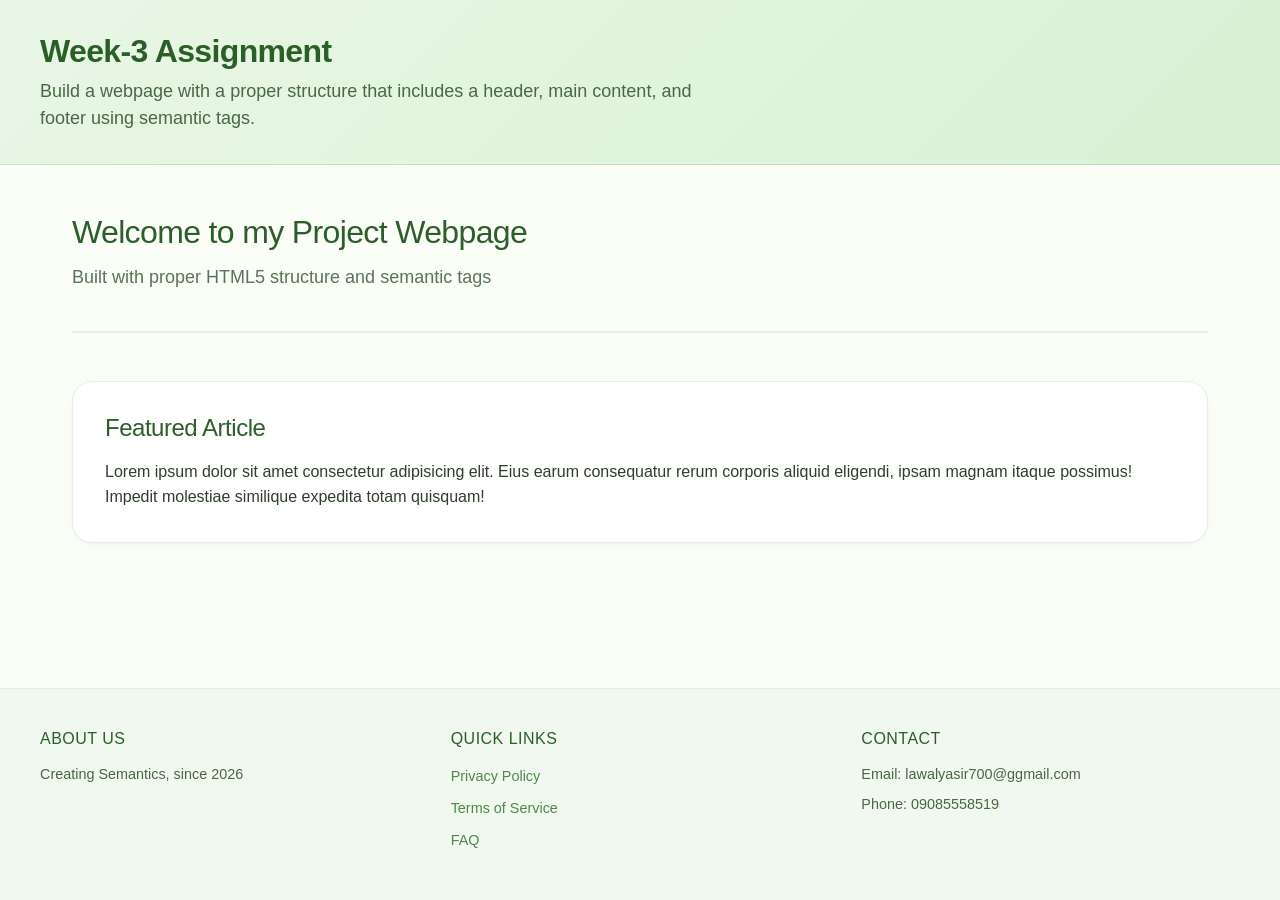
<file: index.html>
<!DOCTYPE html>
<html lang="en">
<head>
    <meta charset="UTF-8">
    <meta name="viewport" content="width=device-width, initial-scale=1.0">
    <title>Home page</title>
    <link rel="stylesheet" href="style.css">
</head>
<body>
    <header>
        <div class="assignment">
            <div>
                <h1>Week-3 Assignment</h1>
                <p>Build a webpage with a proper structure that includes a header, main content, and footer using semantic tags.</p>
            </div>
        </div>
    </header>
    <main>
        <section class="intro">
            <h2>Welcome to my Project Webpage</h2>
            <p>Built with proper HTML5 structure and semantic tags</p>
        </section>
        <article class="featured">
            <h2>Featured Article</h2>
            <p>Lorem ipsum dolor sit amet consectetur adipisicing elit. Eius earum consequatur rerum corporis aliquid eligendi, ipsam magnam itaque possimus! Impedit molestiae similique expedita totam quisquam!</p>
        </article>
    </main>
    <footer>
        <div class="footer-content">
            <div class="About-Us">
                <h3>About Us</h3>
                <p>Creating Semantics, since 2026</p>
            </div>
            <div class="Quick-Links">
                <h3>Quick Links</h3>
                <ul>
                    <li><a href="privacy">Privacy Policy</a></li>
                    <li><a href="terms">Terms of Service</a></li>
                    <li><a href="faq">FAQ</a></li>
                </ul>
            </div>
            <div class="Contact">
                <h3>Contact</h3>
                <p>Email: lawalyasir700@ggmail.com</p>
                <p>Phone: 09085558519</p>
            </div>
        </div>
    </footer>
</body>
</html>
</file>
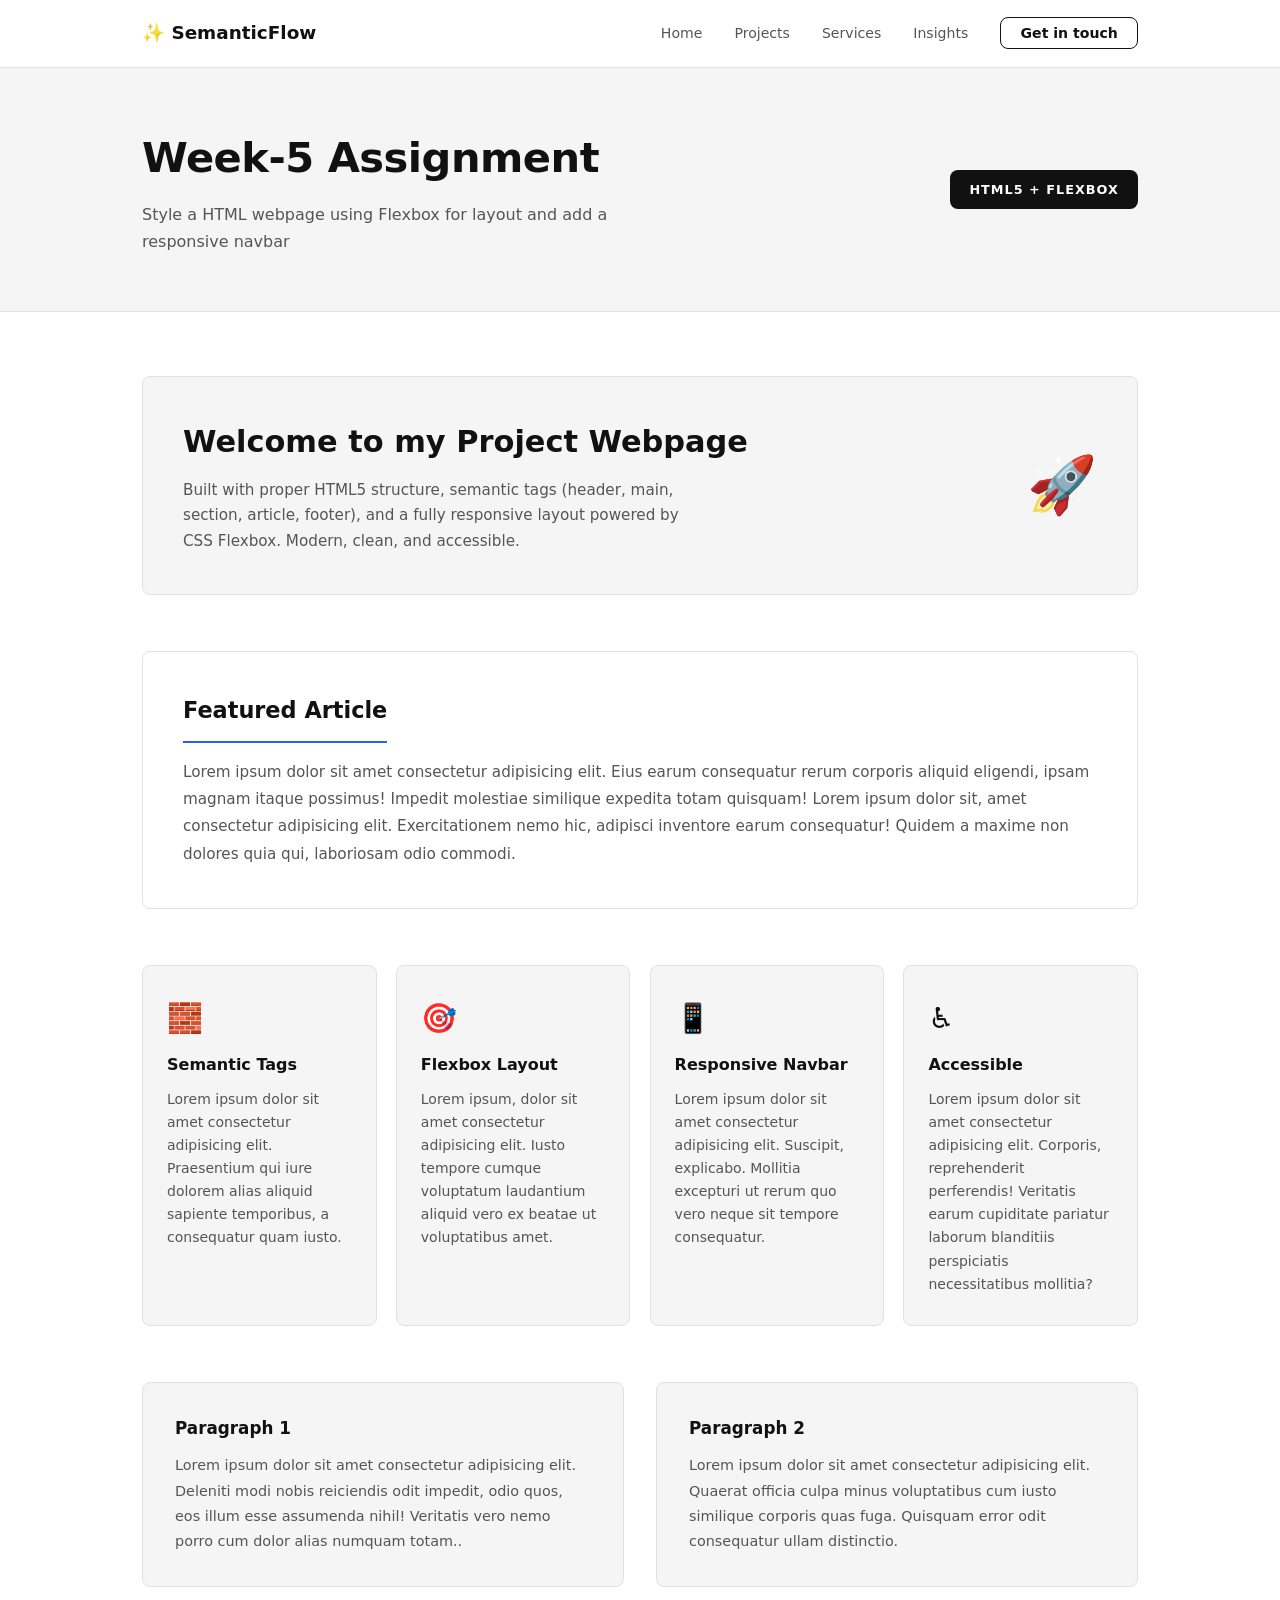
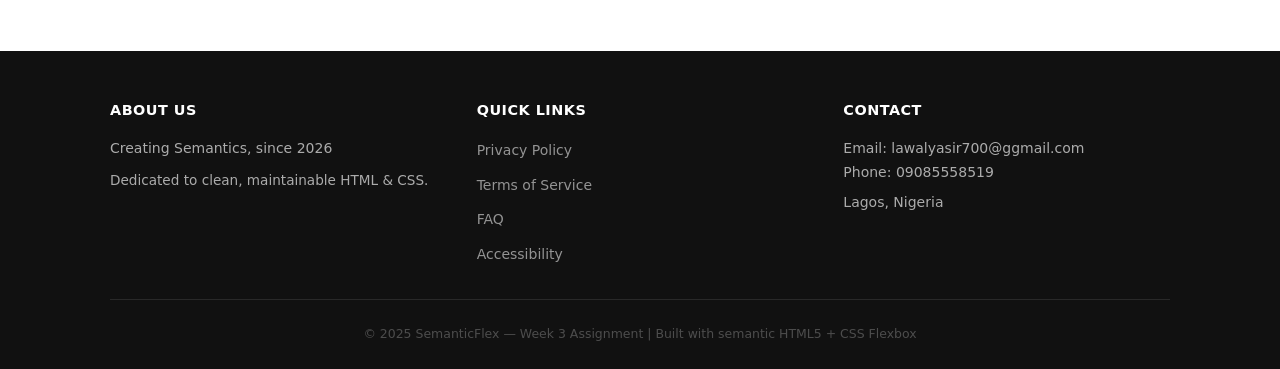
<file: flexbox.html>
<!DOCTYPE html>
<html lang="en">
<head>
    <meta charset="UTF-8">
    <meta name="viewport" content="width=device-width, initial-scale=1.0, viewport-fit=cover">
    <title>Semantic Flex | Modern Webpage</title>
    <link rel="stylesheet" href="flexbox.css">
</head>
<body>

    <nav class="navbar">
        <div class="nav-container">
            <div class="logo">
                <span>✨</span> SemanticFlow
            </div>
            <ul class="nav-links">
                <li><a href="#">Home</a></li>
                <li><a href="#">Projects</a></li>
                <li><a href="#">Services</a></li>
                <li><a href="#">Insights</a></li>
                <li><a href="#" class="btn-cta">Get in touch</a></li>
            </ul>
            <button class="hamburger" id="menuBtn" aria-label="Toggle menu">
                <span></span><span></span><span></span>
            </button>
        </div>
        <ul class="nav-mobile" id="mobileMenu">
            <li><a href="#">Home</a></li>
            <li><a href="#">Projects</a></li>
            <li><a href="#">Services</a></li>
            <li><a href="#">Insights</a></li>
            <li><a href="#">Get in touch</a></li>
        </ul>
    </nav>

    <header class="assignment-header">
        <div class="assignment-container">
            <div class="assignment-text">
                <h1>Week-5 Assignment</h1>
                <p>Style a HTML webpage using Flexbox for layout and add a responsive navbar</p>
            </div>
            <div class="assignment-badge">
                HTML5 + Flexbox
            </div>
        </div>
    </header>

    <main class="main-content">
        <section class="intro-section">
            <div class="intro-text">
                <h2>Welcome to my Project Webpage</h2>
                <p>Built with proper HTML5 structure, semantic tags (header, main, section, article, footer), and a fully responsive layout powered by CSS Flexbox. Modern, clean, and accessible.</p>
            </div>
            <div class="intro-icon">
                🚀
            </div>
        </section>

        <article class="featured-article">
            <h2>Featured Article</h2>
            <p>Lorem ipsum dolor sit amet consectetur adipisicing elit. Eius earum consequatur rerum corporis aliquid eligendi, ipsam magnam itaque possimus! Impedit molestiae similique expedita totam quisquam! Lorem ipsum dolor sit, amet consectetur adipisicing elit. Exercitationem nemo hic, adipisci inventore earum consequatur! Quidem a maxime non dolores quia qui, laboriosam odio commodi.</p>
        </article>

        <div class="info-grid">
            <div class="grid-card">
                <div class="emoji">🧱</div>
                <h3>Semantic Tags</h3>
                <p>Lorem ipsum dolor sit amet consectetur adipisicing elit. Praesentium qui iure dolorem alias aliquid sapiente temporibus, a consequatur quam iusto.</p>
            </div>
            <div class="grid-card">
                <div class="emoji">🎯</div>
                <h3>Flexbox Layout</h3>
                <p>Lorem ipsum, dolor sit amet consectetur adipisicing elit. Iusto tempore cumque voluptatum laudantium aliquid vero ex beatae ut voluptatibus amet.</p>
            </div>
            <div class="grid-card">
                <div class="emoji">📱</div>
                <h3>Responsive Navbar</h3>
                <p>Lorem ipsum dolor sit amet consectetur adipisicing elit. Suscipit, explicabo. Mollitia excepturi ut rerum quo vero neque sit tempore consequatur.</p>
            </div>
            <div class="grid-card">
                <div class="emoji">♿</div>
                <h3>Accessible</h3>
                <p>Lorem ipsum dolor sit amet consectetur adipisicing elit. Corporis, reprehenderit perferendis! Veritatis earum cupiditate pariatur laborum blanditiis perspiciatis necessitatibus mollitia?</p>
            </div>
        </div>

        <div class="two-col-flex">
            <div class="col">
                <h3>Paragraph 1</h3>
                <p>Lorem ipsum dolor sit amet consectetur adipisicing elit. Deleniti modi nobis reiciendis odit impedit, odio quos, eos illum esse assumenda nihil! Veritatis vero nemo porro cum dolor alias numquam totam..</p>
            </div>
            <div class="col">
                <h3>Paragraph 2</h3>
                <p>Lorem ipsum dolor sit amet consectetur adipisicing elit. Quaerat officia culpa minus voluptatibus cum iusto similique corporis quas fuga. Quisquam error odit consequatur ullam distinctio.</p>
            </div>
        </div>
    </main>

    <footer class="footer">
        <div class="footer-container">
            <div class="footer-section About-Us">
                <h3>About Us</h3>
                <p>Creating Semantics, since 2026</p>
                <p style="margin-top: 0.5rem; font-size: 0.85rem;">Dedicated to clean, maintainable HTML & CSS.</p>
            </div>
            <div class="footer-section Quick-Links">
                <h3>Quick Links</h3>
                <ul>
                    <li><a href="#">Privacy Policy</a></li>
                    <li><a href="#">Terms of Service</a></li>
                    <li><a href="#">FAQ</a></li>
                    <li><a href="#">Accessibility</a></li>
                </ul>
            </div>
            <div class="footer-section Contact">
                <h3>Contact</h3>
                <p>Email: lawalyasir700@ggmail.com</p>
                <p>Phone: 09085558519</p>
                <p style="margin-top: 0.4rem;">Lagos, Nigeria</p>
            </div>
        </div>
        <div class="footer-copyright">
            &copy; 2025 SemanticFlex — Week 3 Assignment | Built with semantic HTML5 + CSS Flexbox
        </div>
    </footer>

    <script>
        const btn = document.getElementById('menuBtn');
        const menu = document.getElementById('mobileMenu');
        btn.addEventListener('click', () => {
            btn.classList.toggle('open');
            menu.classList.toggle('open');
        });
        menu.querySelectorAll('a').forEach(a => a.addEventListener('click', () => {
            btn.classList.remove('open');
            menu.classList.remove('open');
        }));
    </script>

</body>
</html>
</file>
<file: style.css>
* {
    margin: 0;
    padding: 0;
    box-sizing: border-box;
}

body {
    font-family: 'Inter', -apple-system, BlinkMacSystemFont, 'Segoe UI', Roboto, Helvetica, Arial, sans-serif;
    line-height: 1.5;
    color: #1a2a1f;
    background-color: #fafef7;
    display: flex;
    flex-direction: column;
    min-height: 100vh;
}

/* ===== TYPOGRAPHY ===== */
h1, h2, h3 {
    font-weight: 500;
    letter-spacing: -0.02em;
    line-height: 1.2;
}

h1 {
    font-size: 2rem;
    color: #2c5e2a;
}

h2 {
    font-size: 1.5rem;
    margin-bottom: 0.75rem;
    color: #2c5e2a;
}

h3 {
    font-size: 1.125rem;
    margin-bottom: 0.75rem;
    color: #2c5e2a;
    font-weight: 500;
}

p {
    color: #3a4a37;
    margin-bottom: 1rem;
}

a {
    text-decoration: none;
    color: #4c8b47;
    transition: color 0.2s ease;
}

a:hover {
    color: #2c5e2a;
}

/* ===== HEADER & ASSIGNMENT SECTION ===== */
header {
    background: linear-gradient(135deg, #e9f7e6 0%, #d9f0d4 100%);
    border-bottom: 1px solid rgba(76, 139, 71, 0.2);
    padding: 2rem 2rem;
}

.assignment {
    max-width: 1200px;
    margin: 0 auto;
}

.assignment div {
    max-width: 700px;
}

.assignment h1 {
    margin-bottom: 0.5rem;
    font-weight: 600;
}

.assignment p {
    color: #4a6746;
    margin-bottom: 0;
    font-size: 1.125rem;
}

/* ===== MAIN CONTENT ===== */
main {
    flex: 1;
    max-width: 1200px;
    margin: 0 auto;
    padding: 3rem 2rem;
    width: 100%;
}

/* Intro Section */
.intro {
    margin-bottom: 3rem;
    padding-bottom: 1.5rem;
    border-bottom: 2px solid #e2f0df;
}

.intro h2 {
    font-size: 2rem;
    font-weight: 500;
}

.intro p {
    font-size: 1.125rem;
    color: #5b7357;
}

/* Featured Article */
.featured {
    background: #ffffff;
    border-radius: 20px;
    padding: 2rem;
    box-shadow: 0 4px 20px rgba(0, 0, 0, 0.02), 0 1px 2px rgba(0, 0, 0, 0.03);
    border: 1px solid #e6f0e4;
    transition: transform 0.2s ease, box-shadow 0.2s ease;
}

.featured:hover {
    box-shadow: 0 8px 30px rgba(76, 139, 71, 0.08);
    border-color: #cde6c8;
}

.featured h2 {
    margin-bottom: 1rem;
}

.featured p {
    margin-bottom: 0;
    line-height: 1.6;
    color: #2f3e2c;
}

/* ===== FOOTER ===== */
footer {
    background-color: #f1f8ef;
    border-top: 1px solid #e2f0df;
    padding: 2.5rem 2rem;
    margin-top: auto;
}

.footer-content {
    max-width: 1200px;
    margin: 0 auto;
    display: flex;
    flex-wrap: wrap;
    justify-content: space-between;
    gap: 2rem;
}

.footer-content > div {
    flex: 1;
    min-width: 160px;
}

.footer-content h3 {
    color: #2c5e2a;
    font-weight: 500;
    margin-bottom: 1rem;
    font-size: 1rem;
    text-transform: uppercase;
    letter-spacing: 0.03em;
}

.footer-content p {
    margin-bottom: 0.5rem;
    font-size: 0.9rem;
    color: #4a6746;
}

/* Quick Links Styling */
.Quick-Links ul {
    list-style: none;
}

.Quick-Links li {
    margin-bottom: 0.5rem;
}

.Quick-Links a {
    font-size: 0.9rem;
    color: #4c8b47;
}

.Quick-Links a:hover {
    color: #2c5e2a;
    text-decoration: underline;
}

/* Contact section */
.Contact p:last-child {
    margin-bottom: 0;
}
</file>
<file: flexbox.css>
/* ── RESET & BASE ─────────────────────────── */
*, *::before, *::after {
    box-sizing: border-box;
    margin: 0;
    padding: 0;
}

:root {
    --white:   #ffffff;
    --bg:      #f5f5f5;
    --ink:     #111111;
    --mid:     #555555;
    --muted:   #888888;
    --border:  #e2e2e2;
    --accent:  #2563eb;
    --nav-h:   68px;
    --max-w:   1060px;
    --radius:  8px;
}

html { scroll-behavior: smooth; }

body {
    font-family: 'Segoe UI', system-ui, sans-serif;
    font-size: 1rem;
    line-height: 1.65;
    background: var(--white);
    color: var(--ink);
    min-height: 100vh;
    display: flex;
    flex-direction: column;
}

/* ── NAVBAR ───────────────────────────────── */
.navbar {
    position: sticky;
    top: 0;
    z-index: 100;
    background: var(--white);
    border-bottom: 1px solid var(--border);
    height: var(--nav-h);
}

.nav-container {
    max-width: var(--max-w);
    margin: 0 auto;
    height: 100%;
    padding: 0 2rem;
    display: flex;
    align-items: center;
    justify-content: space-between;
}

.logo {
    font-size: 1.15rem;
    font-weight: 700;
    color: var(--ink);
    display: flex;
    align-items: center;
    gap: 0.4rem;
    text-decoration: none;
}

.nav-links {
    display: flex;
    align-items: center;
    gap: 2rem;
    list-style: none;
}

.nav-links a {
    text-decoration: none;
    font-size: 0.88rem;
    font-weight: 500;
    color: var(--mid);
    transition: color 0.2s;
}

.nav-links a:hover { color: var(--ink); }

.btn-cta {
    padding: 0.45rem 1.2rem;
    border: 1.5px solid var(--ink);
    border-radius: var(--radius);
    color: var(--ink) !important;
    font-weight: 600 !important;
    transition: background 0.2s, color 0.2s !important;
}
.btn-cta:hover {
    background: var(--ink) !important;
    color: var(--white) !important;
}

/* hamburger button */
.hamburger {
    display: none;
    flex-direction: column;
    gap: 5px;
    background: none;
    border: none;
    cursor: pointer;
    padding: 6px;
}
.hamburger span {
    display: block;
    width: 22px;
    height: 2px;
    background: var(--ink);
    border-radius: 2px;
    transition: transform 0.3s, opacity 0.3s;
}
.hamburger.open span:nth-child(1) { transform: translateY(7px) rotate(45deg); }
.hamburger.open span:nth-child(2) { opacity: 0; }
.hamburger.open span:nth-child(3) { transform: translateY(-7px) rotate(-45deg); }

/* mobile dropdown */
.nav-mobile {
    display: none;
    flex-direction: column;
    list-style: none;
    background: var(--white);
    border-bottom: 1px solid var(--border);
    position: absolute;
    top: var(--nav-h);
    left: 0;
    right: 0;
    z-index: 99;
}
.nav-mobile.open { display: flex; }
.nav-mobile li a {
    display: block;
    padding: 0.85rem 2rem;
    text-decoration: none;
    font-size: 0.9rem;
    font-weight: 500;
    color: var(--mid);
    border-bottom: 1px solid var(--border);
    transition: color 0.2s, background 0.2s;
}
.nav-mobile li a:hover { color: var(--ink); background: var(--bg); }

/* ── HEADER ───────────────────────────────── */
.assignment-header {
    background: var(--bg);
    border-bottom: 1px solid var(--border);
}

.assignment-container {
    max-width: var(--max-w);
    margin: 0 auto;
    padding: 3.5rem 2rem;
    display: flex;
    align-items: center;
    justify-content: space-between;
    gap: 2rem;
    flex-wrap: wrap;
}

.assignment-text h1 {
    font-size: clamp(1.8rem, 4vw, 2.6rem);
    font-weight: 800;
    letter-spacing: -0.5px;
    margin-bottom: 0.6rem;
}

.assignment-text p {
    font-size: 1rem;
    color: var(--mid);
    max-width: 520px;
}

.assignment-badge {
    background: var(--ink);
    color: var(--white);
    font-size: 0.8rem;
    font-weight: 600;
    letter-spacing: 1px;
    text-transform: uppercase;
    padding: 0.55rem 1.2rem;
    border-radius: var(--radius);
    white-space: nowrap;
}

/* ── MAIN CONTENT ─────────────────────────── */
.main-content {
    flex: 1;
    max-width: var(--max-w);
    margin: 0 auto;
    width: 100%;
    padding: 4rem 2rem;
    display: flex;
    flex-direction: column;
    gap: 3.5rem;
}

/* intro section */
.intro-section {
    display: flex;
    align-items: center;
    justify-content: space-between;
    gap: 2rem;
    padding: 2.5rem;
    background: var(--bg);
    border-radius: var(--radius);
    border: 1px solid var(--border);
}

.intro-text h2 {
    font-size: clamp(1.4rem, 3vw, 1.9rem);
    font-weight: 700;
    margin-bottom: 0.7rem;
}

.intro-text p {
    color: var(--mid);
    font-size: 0.95rem;
    max-width: 520px;
}

.intro-icon {
    font-size: 3.5rem;
    flex-shrink: 0;
}

/* featured article */
.featured-article {
    padding: 2.5rem;
    border: 1px solid var(--border);
    border-radius: var(--radius);
}

.featured-article h2 {
    font-size: 1.4rem;
    font-weight: 700;
    margin-bottom: 1rem;
    padding-bottom: 0.75rem;
    border-bottom: 2px solid var(--accent);
    display: inline-block;
}

.featured-article p {
    color: var(--mid);
    font-size: 0.95rem;
    line-height: 1.8;
}

/* info grid — 4 cards */
.info-grid {
    display: flex;
    flex-wrap: wrap;
    gap: 1.2rem;
}

.grid-card {
    flex: 1 1 200px;
    background: var(--bg);
    border: 1px solid var(--border);
    border-radius: var(--radius);
    padding: 1.8rem 1.5rem;
    display: flex;
    flex-direction: column;
    gap: 0.6rem;
    transition: box-shadow 0.2s, transform 0.2s;
}

.grid-card:hover {
    transform: translateY(-3px);
    box-shadow: 0 8px 24px rgba(0, 0, 0, 0.08);
}

.emoji { font-size: 1.8rem; }

.grid-card h3 {
    font-size: 1rem;
    font-weight: 700;
}

.grid-card p {
    font-size: 0.875rem;
    color: var(--mid);
    line-height: 1.65;
}

/* two-column flex */
.two-col-flex {
    display: flex;
    gap: 2rem;
    flex-wrap: wrap;
}

.col {
    flex: 1 1 260px;
    padding: 2rem;
    background: var(--bg);
    border: 1px solid var(--border);
    border-radius: var(--radius);
}

.col h3 {
    font-size: 1.05rem;
    font-weight: 700;
    margin-bottom: 0.7rem;
}

.col p {
    font-size: 0.9rem;
    color: var(--mid);
    line-height: 1.75;
}

/* ── FOOTER ───────────────────────────────── */
.footer {
    background: var(--ink);
    color: rgba(255, 255, 255, 0.65);
    padding: 3rem 2rem 1.5rem;
    margin-top: auto;
}

.footer-container {
    max-width: var(--max-w);
    margin: 0 auto;
    display: flex;
    flex-wrap: wrap;
    gap: 2.5rem;
    justify-content: space-between;
    padding-bottom: 2rem;
    border-bottom: 1px solid rgba(255, 255, 255, 0.1);
}

.footer-section { flex: 1 1 180px; }

.footer-section h3 {
    color: var(--white);
    font-size: 0.9rem;
    font-weight: 700;
    letter-spacing: 0.5px;
    margin-bottom: 0.9rem;
    text-transform: uppercase;
}

.footer-section p {
    font-size: 0.875rem;
    line-height: 1.7;
}

.footer-section ul {
    list-style: none;
    display: flex;
    flex-direction: column;
    gap: 0.5rem;
}

.footer-section ul a {
    text-decoration: none;
    font-size: 0.875rem;
    color: rgba(255, 255, 255, 0.55);
    transition: color 0.2s;
}

.footer-section ul a:hover { color: var(--white); }

.footer-copyright {
    max-width: var(--max-w);
    margin: 1.5rem auto 0;
    font-size: 0.78rem;
    color: rgba(255, 255, 255, 0.25);
    text-align: center;
}

/* ── RESPONSIVE ───────────────────────────── */
@media (max-width: 768px) {
    .nav-links  { display: none; }
    .hamburger  { display: flex; }

    .assignment-container { flex-direction: column; align-items: flex-start; }

    .intro-section { flex-direction: column; }
    .intro-icon { align-self: flex-end; }

    .two-col-flex { flex-direction: column; }

    .footer-container { flex-direction: column; }
}

@media (max-width: 480px) {
    .main-content { padding: 2.5rem 1.2rem; }
    .assignment-container { padding: 2.5rem 1.2rem; }
    .footer { padding: 2.5rem 1.2rem 1.5rem; }
    .info-grid { flex-direction: column; }
    .grid-card { flex: none; }
}
</file>
